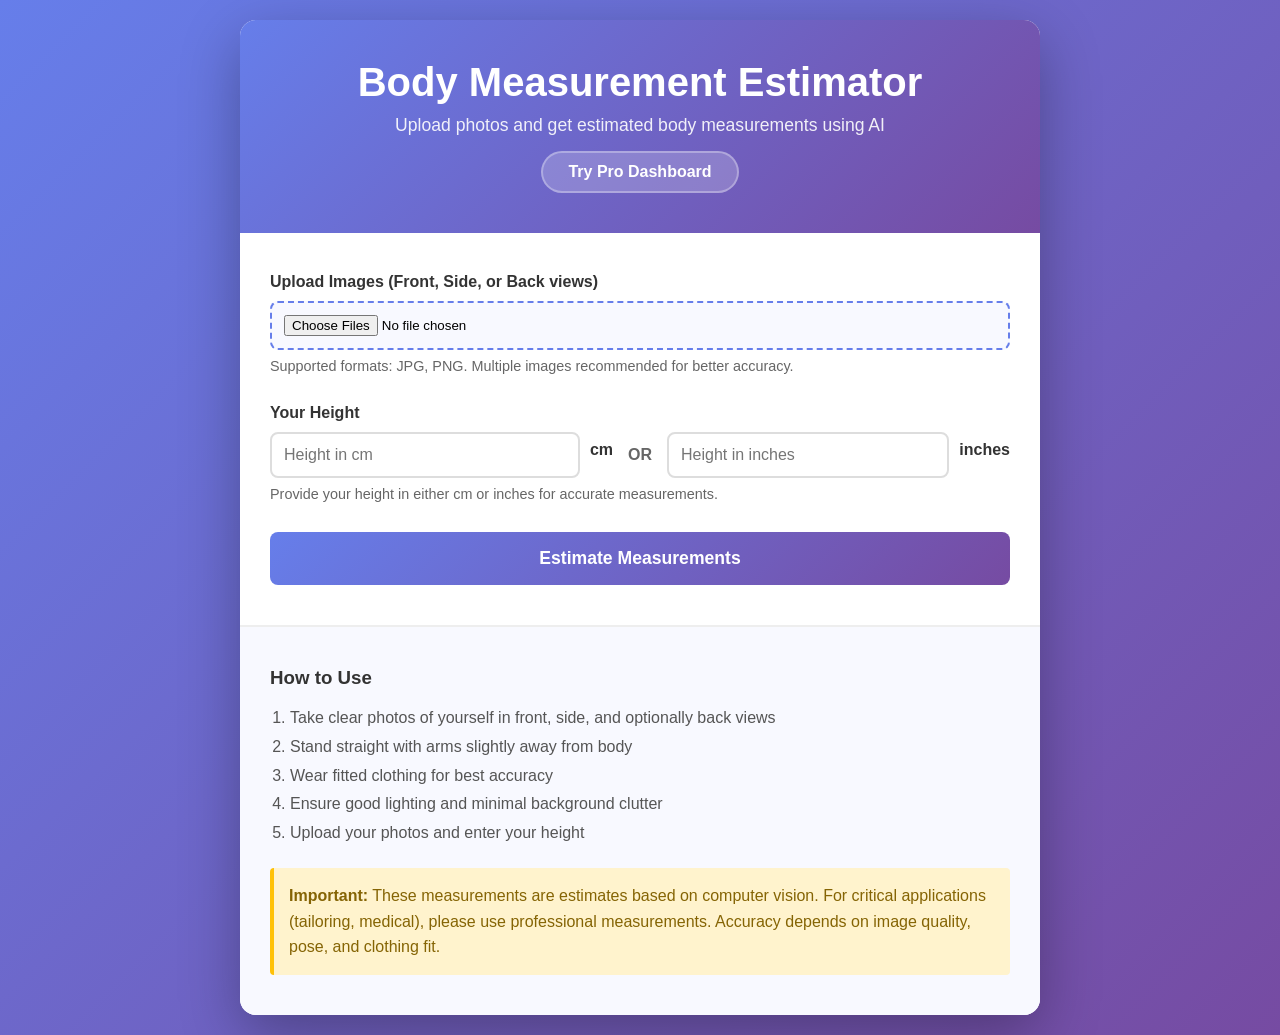
<file: static/index.html>
<!DOCTYPE html>
<html lang="en">
<head>
    <meta charset="UTF-8">
    <meta name="viewport" content="width=device-width, initial-scale=1.0">
    <title>Body Measurement Estimator</title>
    <link rel="stylesheet" href="/static/style.css">
</head>
<body>
    <div class="container">
        <header>
            <h1>Body Measurement Estimator</h1>
            <p>Upload photos and get estimated body measurements using AI</p>
            <a href="/dashboard" class="dashboard-link">Try Pro Dashboard</a>
        </header>

        <div class="upload-section">
            <form id="measurementForm" enctype="multipart/form-data">
                <div class="form-group">
                    <label for="images">Upload Images (Front, Side, or Back views)</label>
                    <input type="file" id="images" name="images" accept="image/jpeg,image/png,image/jpg" multiple required>
                    <small>Supported formats: JPG, PNG. Multiple images recommended for better accuracy.</small>
                </div>

                <div class="form-group">
                    <label>Your Height</label>
                    <div class="height-inputs">
                        <div>
                            <input type="number" id="height_cm" name="height_cm" placeholder="Height in cm" step="0.1" min="0" max="300">
                            <label for="height_cm">cm</label>
                        </div>
                        <span class="or">OR</span>
                        <div>
                            <input type="number" id="height_inches" name="height_inches" placeholder="Height in inches" step="0.1" min="0" max="120">
                            <label for="height_inches">inches</label>
                        </div>
                    </div>
                    <small>Provide your height in either cm or inches for accurate measurements.</small>
                </div>

                <button type="submit" id="submitBtn" class="btn-primary">
                    Estimate Measurements
                </button>
            </form>
        </div>

        <div id="loading" class="loading" style="display: none;">
            <div class="spinner"></div>
            <p>Processing images... This may take a few seconds.</p>
        </div>

        <div id="results" class="results" style="display: none;">
            <h2>Estimated Measurements</h2>
            <div id="measurements"></div>
            <div id="metadata"></div>
            <div id="warnings"></div>
        </div>

        <div class="info-section">
            <h3>How to Use</h3>
            <ol>
                <li>Take clear photos of yourself in front, side, and optionally back views</li>
                <li>Stand straight with arms slightly away from body</li>
                <li>Wear fitted clothing for best accuracy</li>
                <li>Ensure good lighting and minimal background clutter</li>
                <li>Upload your photos and enter your height</li>
            </ol>
            
            <div class="disclaimer">
                <strong>Important:</strong> These measurements are estimates based on computer vision. 
                For critical applications (tailoring, medical), please use professional measurements. 
                Accuracy depends on image quality, pose, and clothing fit.
            </div>
        </div>
    </div>

    <script src="/static/app.js"></script>
</body>
</html>
</file>
<file: static/style.css>
* {
    margin: 0;
    padding: 0;
    box-sizing: border-box;
}

body {
    font-family: -apple-system, BlinkMacSystemFont, 'Segoe UI', Roboto, Oxygen, Ubuntu, Cantarell, sans-serif;
    background: linear-gradient(135deg, #667eea 0%, #764ba2 100%);
    min-height: 100vh;
    padding: 20px;
}

.container {
    max-width: 800px;
    margin: 0 auto;
    background: white;
    border-radius: 16px;
    box-shadow: 0 20px 60px rgba(0, 0, 0, 0.3);
    overflow: hidden;
}

header {
    background: linear-gradient(135deg, #667eea 0%, #764ba2 100%);
    color: white;
    padding: 40px 30px;
    text-align: center;
}

header h1 {
    font-size: 2.5rem;
    margin-bottom: 10px;
}

header p {
    font-size: 1.1rem;
    opacity: 0.9;
}

.dashboard-link {
    display: inline-block;
    margin-top: 15px;
    padding: 10px 25px;
    background: rgba(255, 255, 255, 0.2);
    color: white;
    text-decoration: none;
    border-radius: 25px;
    font-weight: 600;
    transition: all 0.3s;
    border: 2px solid rgba(255, 255, 255, 0.3);
}

.dashboard-link:hover {
    background: rgba(255, 255, 255, 0.3);
    transform: translateY(-2px);
}

.upload-section {
    padding: 40px 30px;
}

.form-group {
    margin-bottom: 30px;
}

.form-group label {
    display: block;
    font-weight: 600;
    margin-bottom: 10px;
    color: #333;
}

.form-group small {
    display: block;
    color: #666;
    margin-top: 8px;
    font-size: 0.9rem;
}

input[type="file"] {
    width: 100%;
    padding: 12px;
    border: 2px dashed #667eea;
    border-radius: 8px;
    cursor: pointer;
    background: #f8f9ff;
    transition: all 0.3s;
}

input[type="file"]:hover {
    border-color: #764ba2;
    background: #f0f2ff;
}

.height-inputs {
    display: flex;
    align-items: center;
    gap: 15px;
}

.height-inputs > div {
    flex: 1;
    display: flex;
    gap: 10px;
    align-items: center;
}

.or {
    font-weight: 600;
    color: #666;
}

input[type="number"] {
    flex: 1;
    padding: 12px;
    border: 2px solid #ddd;
    border-radius: 8px;
    font-size: 1rem;
    transition: border-color 0.3s;
}

input[type="number"]:focus {
    outline: none;
    border-color: #667eea;
}

.btn-primary {
    width: 100%;
    padding: 16px;
    background: linear-gradient(135deg, #667eea 0%, #764ba2 100%);
    color: white;
    border: none;
    border-radius: 8px;
    font-size: 1.1rem;
    font-weight: 600;
    cursor: pointer;
    transition: transform 0.2s, box-shadow 0.2s;
}

.btn-primary:hover {
    transform: translateY(-2px);
    box-shadow: 0 8px 20px rgba(102, 126, 234, 0.4);
}

.btn-primary:disabled {
    opacity: 0.6;
    cursor: not-allowed;
    transform: none;
}

.loading {
    padding: 40px;
    text-align: center;
}

.spinner {
    width: 50px;
    height: 50px;
    margin: 0 auto 20px;
    border: 4px solid #f3f3f3;
    border-top: 4px solid #667eea;
    border-radius: 50%;
    animation: spin 1s linear infinite;
}

@keyframes spin {
    0% { transform: rotate(0deg); }
    100% { transform: rotate(360deg); }
}

.results {
    padding: 40px 30px;
    background: #f8f9ff;
}

.results h2 {
    color: #333;
    margin-bottom: 25px;
    text-align: center;
}

.measurement-grid {
    display: grid;
    grid-template-columns: repeat(auto-fit, minmax(200px, 1fr));
    gap: 20px;
    margin-bottom: 30px;
}

.measurement-card {
    background: white;
    padding: 20px;
    border-radius: 12px;
    box-shadow: 0 2px 8px rgba(0, 0, 0, 0.1);
    text-align: center;
}

.measurement-name {
    font-size: 0.9rem;
    color: #666;
    text-transform: uppercase;
    letter-spacing: 1px;
    margin-bottom: 10px;
}

.measurement-value {
    font-size: 2rem;
    font-weight: 700;
    color: #667eea;
    margin-bottom: 5px;
}

.confidence {
    font-size: 0.85rem;
    color: #999;
}

.confidence-bar {
    height: 4px;
    background: #eee;
    border-radius: 2px;
    margin-top: 8px;
    overflow: hidden;
}

.confidence-fill {
    height: 100%;
    background: linear-gradient(90deg, #667eea 0%, #764ba2 100%);
    transition: width 0.5s;
}

.metadata {
    background: white;
    padding: 20px;
    border-radius: 12px;
    margin-top: 20px;
}

.metadata h3 {
    font-size: 1.1rem;
    margin-bottom: 10px;
    color: #333;
}

.warnings {
    background: #fff3cd;
    border-left: 4px solid #ffc107;
    padding: 15px;
    border-radius: 8px;
    margin-top: 20px;
}

.warnings h3 {
    color: #856404;
    margin-bottom: 10px;
}

.warnings ul {
    list-style-position: inside;
    color: #856404;
}

.info-section {
    padding: 40px 30px;
    background: #f8f9ff;
    border-top: 2px solid #eee;
}

.info-section h3 {
    color: #333;
    margin-bottom: 15px;
}

.info-section ol {
    margin-left: 20px;
    line-height: 1.8;
    color: #555;
}

.disclaimer {
    background: #fff3cd;
    border-left: 4px solid #ffc107;
    padding: 15px;
    margin-top: 20px;
    border-radius: 4px;
    color: #856404;
    line-height: 1.6;
}

@media (max-width: 600px) {
    header h1 {
        font-size: 1.8rem;
    }
    
    .height-inputs {
        flex-direction: column;
    }
    
    .or {
        display: none;
    }
}
</file>
